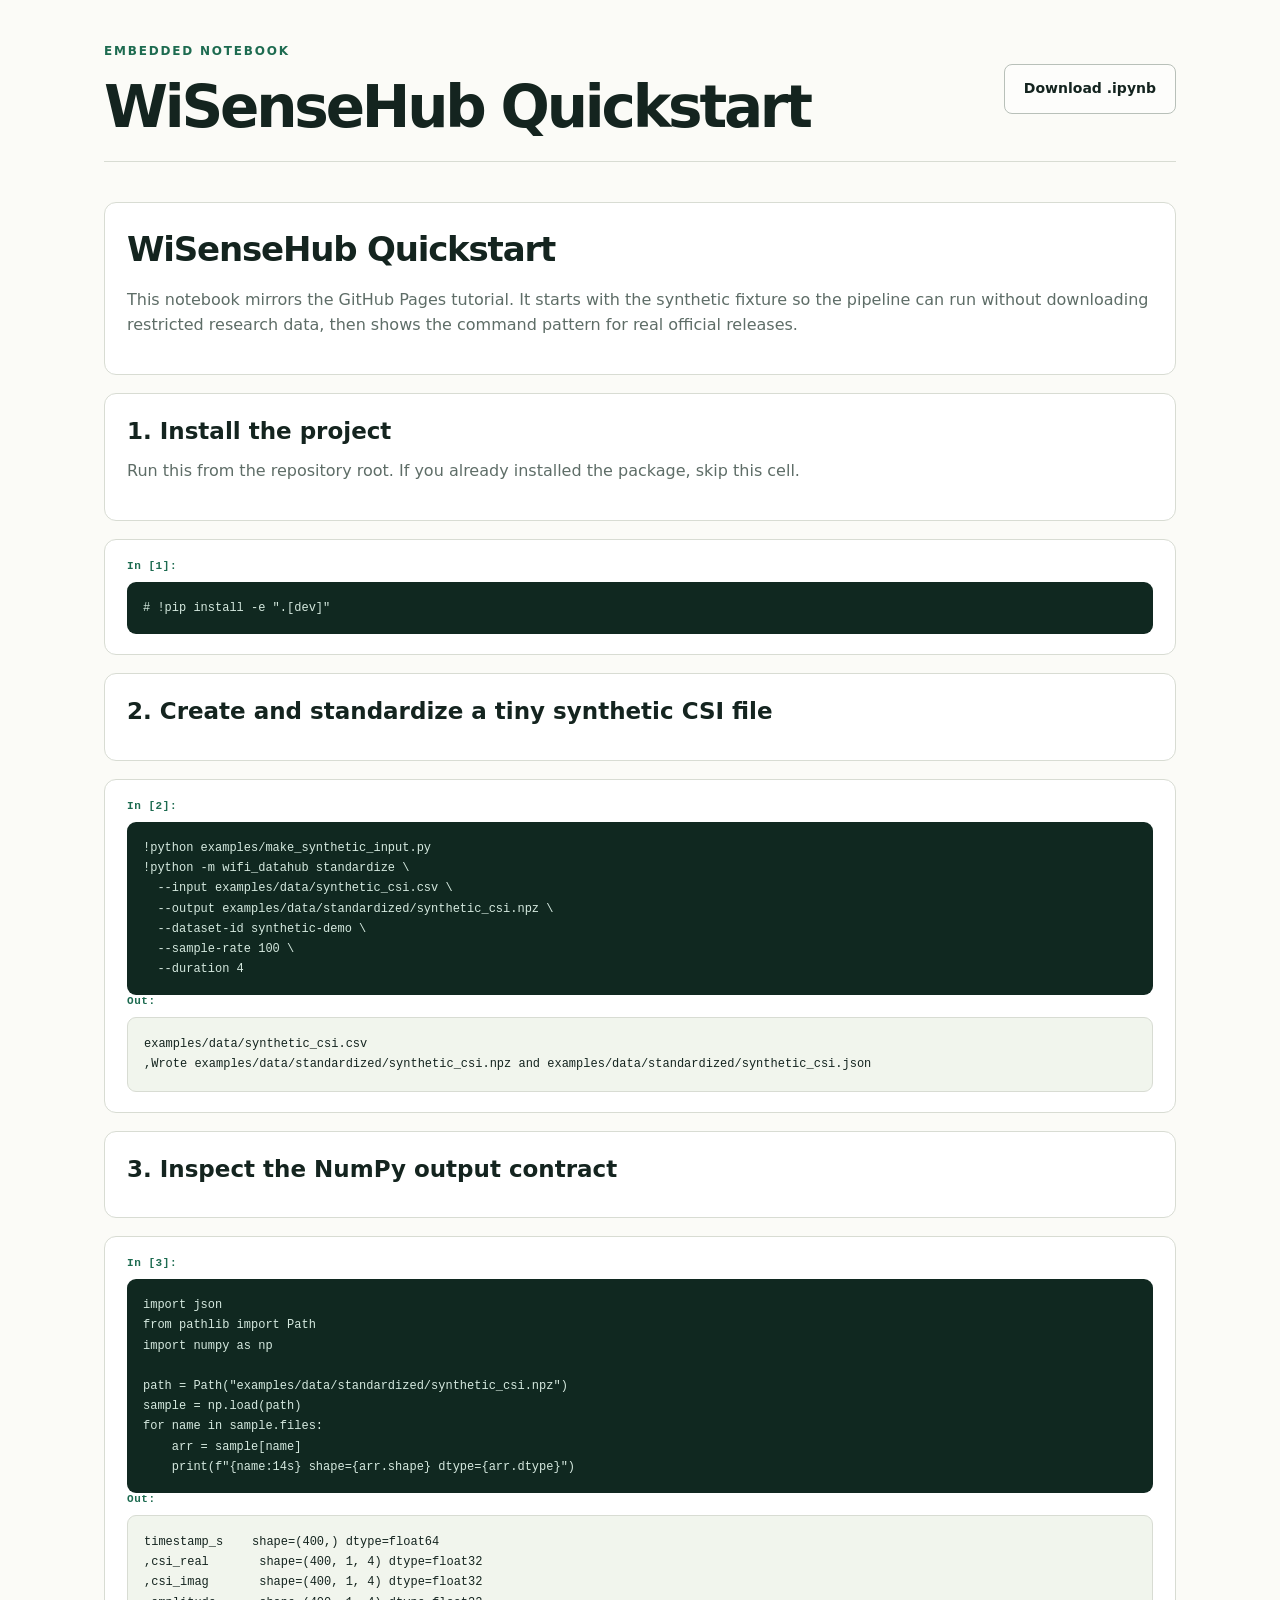
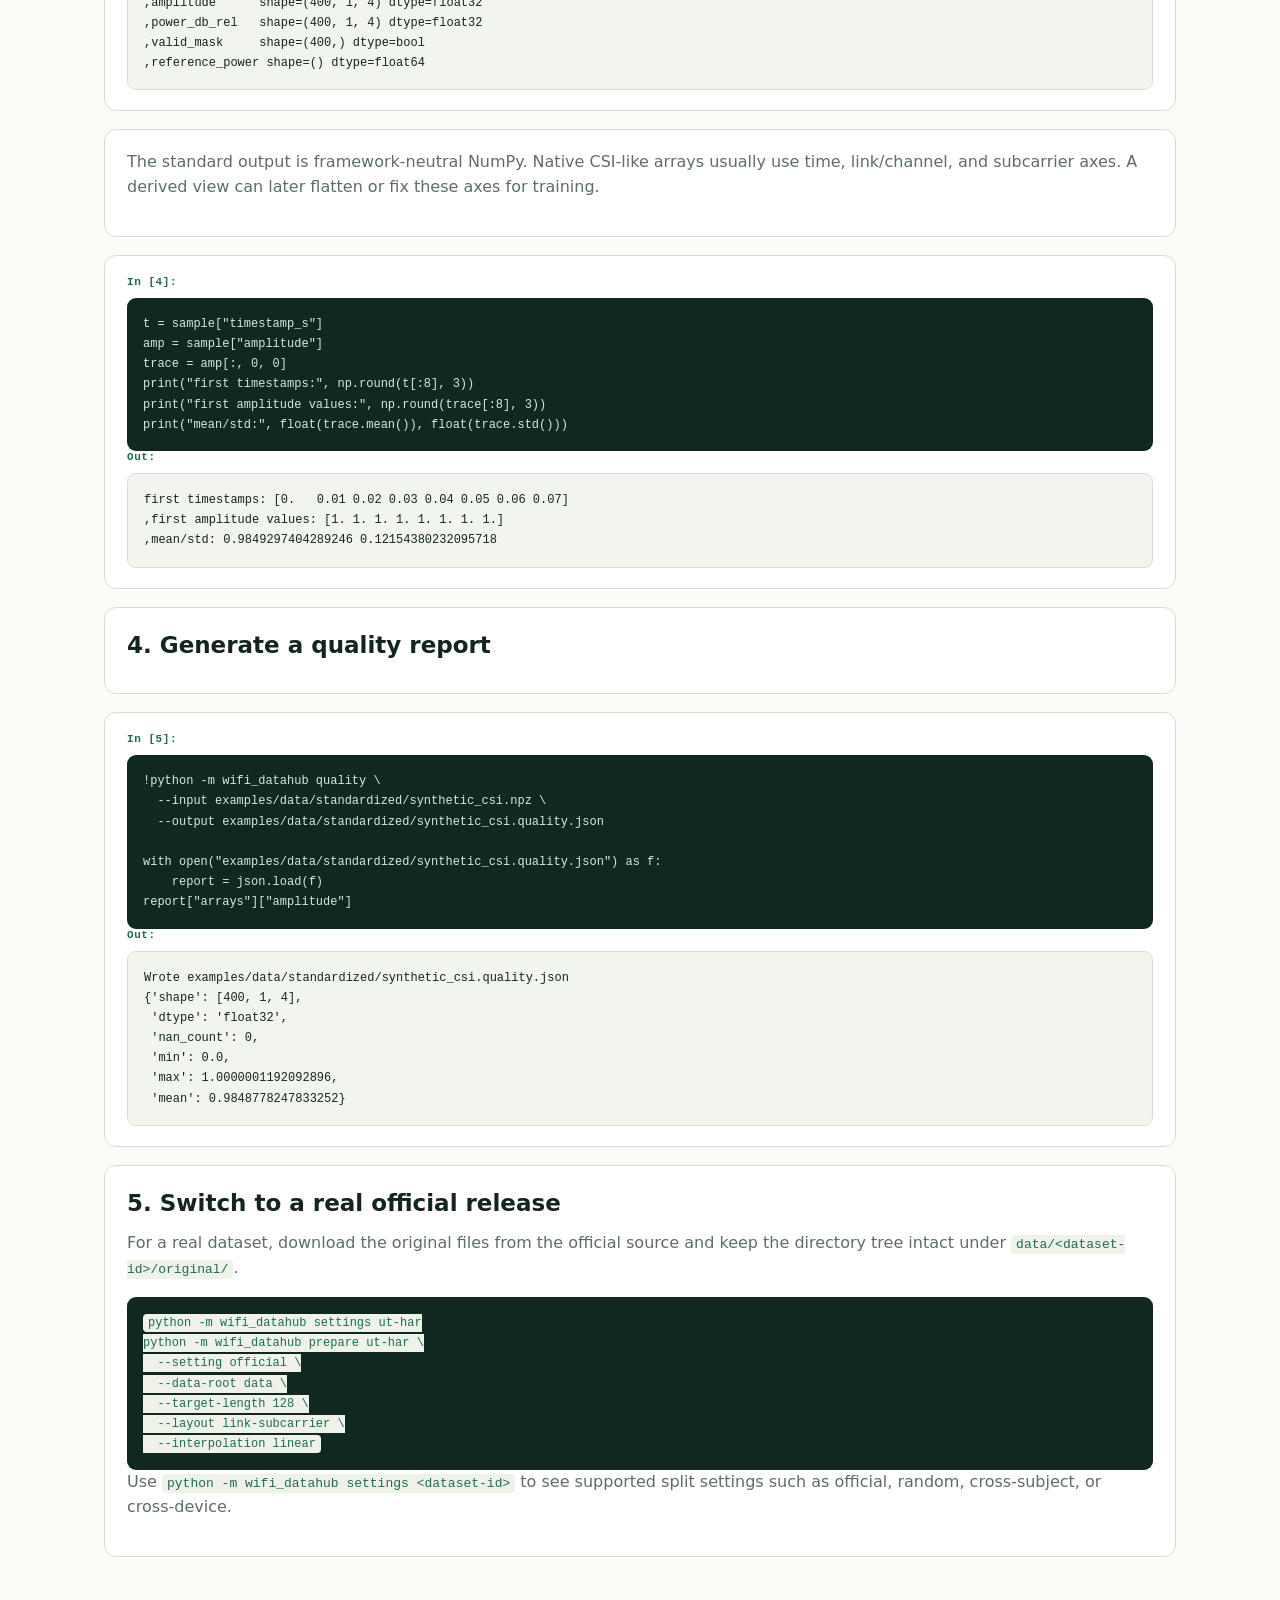
<file: site/notebook.html>
<!doctype html>
<html lang="en">
<head>
  <meta charset="utf-8">
  <meta name="viewport" content="width=device-width, initial-scale=1">
  <meta name="description" content="Embedded WiSenseHub quickstart notebook viewer.">
  <title>Quickstart Notebook — WiSenseHub</title>
  <link rel="icon" href="assets/favicon.svg" type="image/svg+xml">
  <link rel="stylesheet" href="assets/style.css">
</head>
<body class="notebook-body">
  <main class="notebook-page">
    <section class="notebook-toolbar">
      <div>
        <p class="eyebrow">EMBEDDED NOTEBOOK</p>
        <h1>WiSenseHub Quickstart</h1>
      </div>
      <a class="button secondary" href="notebooks/quickstart.ipynb" download>Download .ipynb</a>
    </section>
    <div id="notebook-root" class="notebook-viewer"><p>Loading notebook…</p></div>
  </main>
  <script src="assets/notebook.js" defer></script>
</body>
</html>
</file>
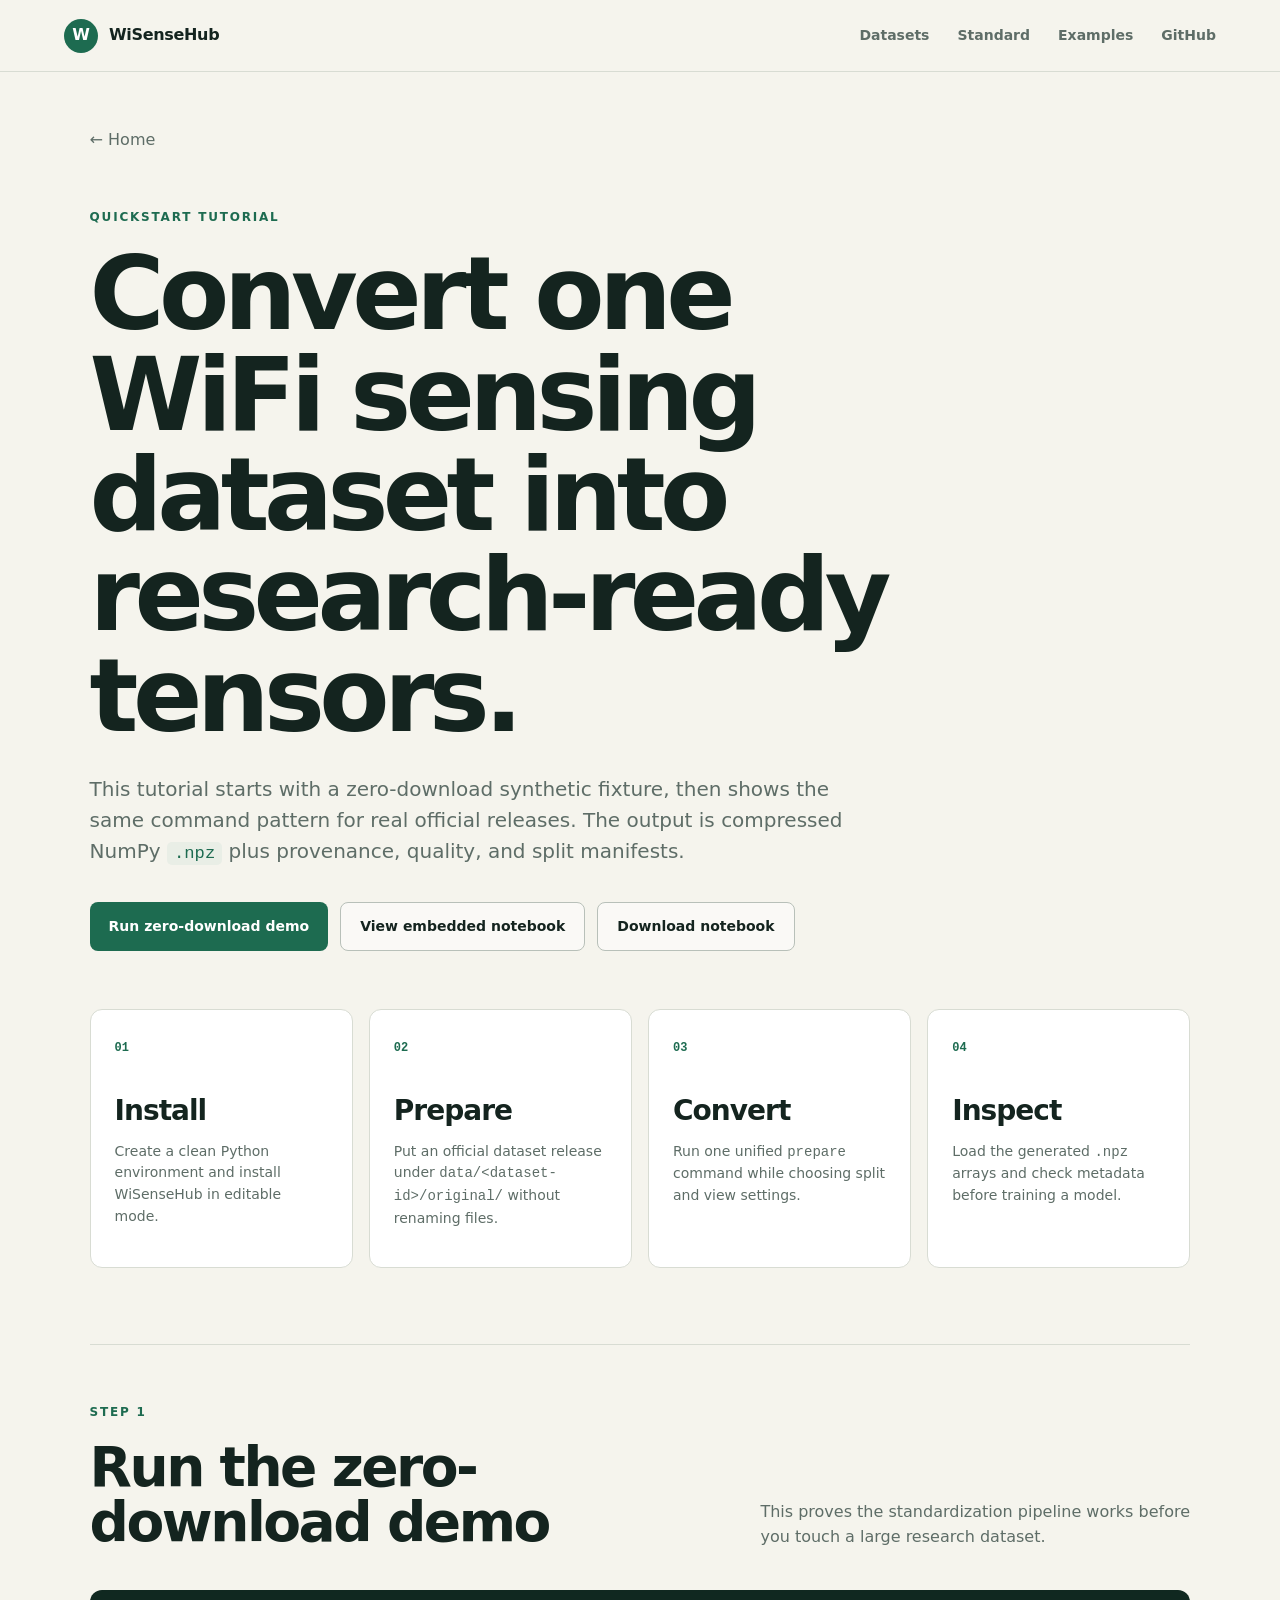
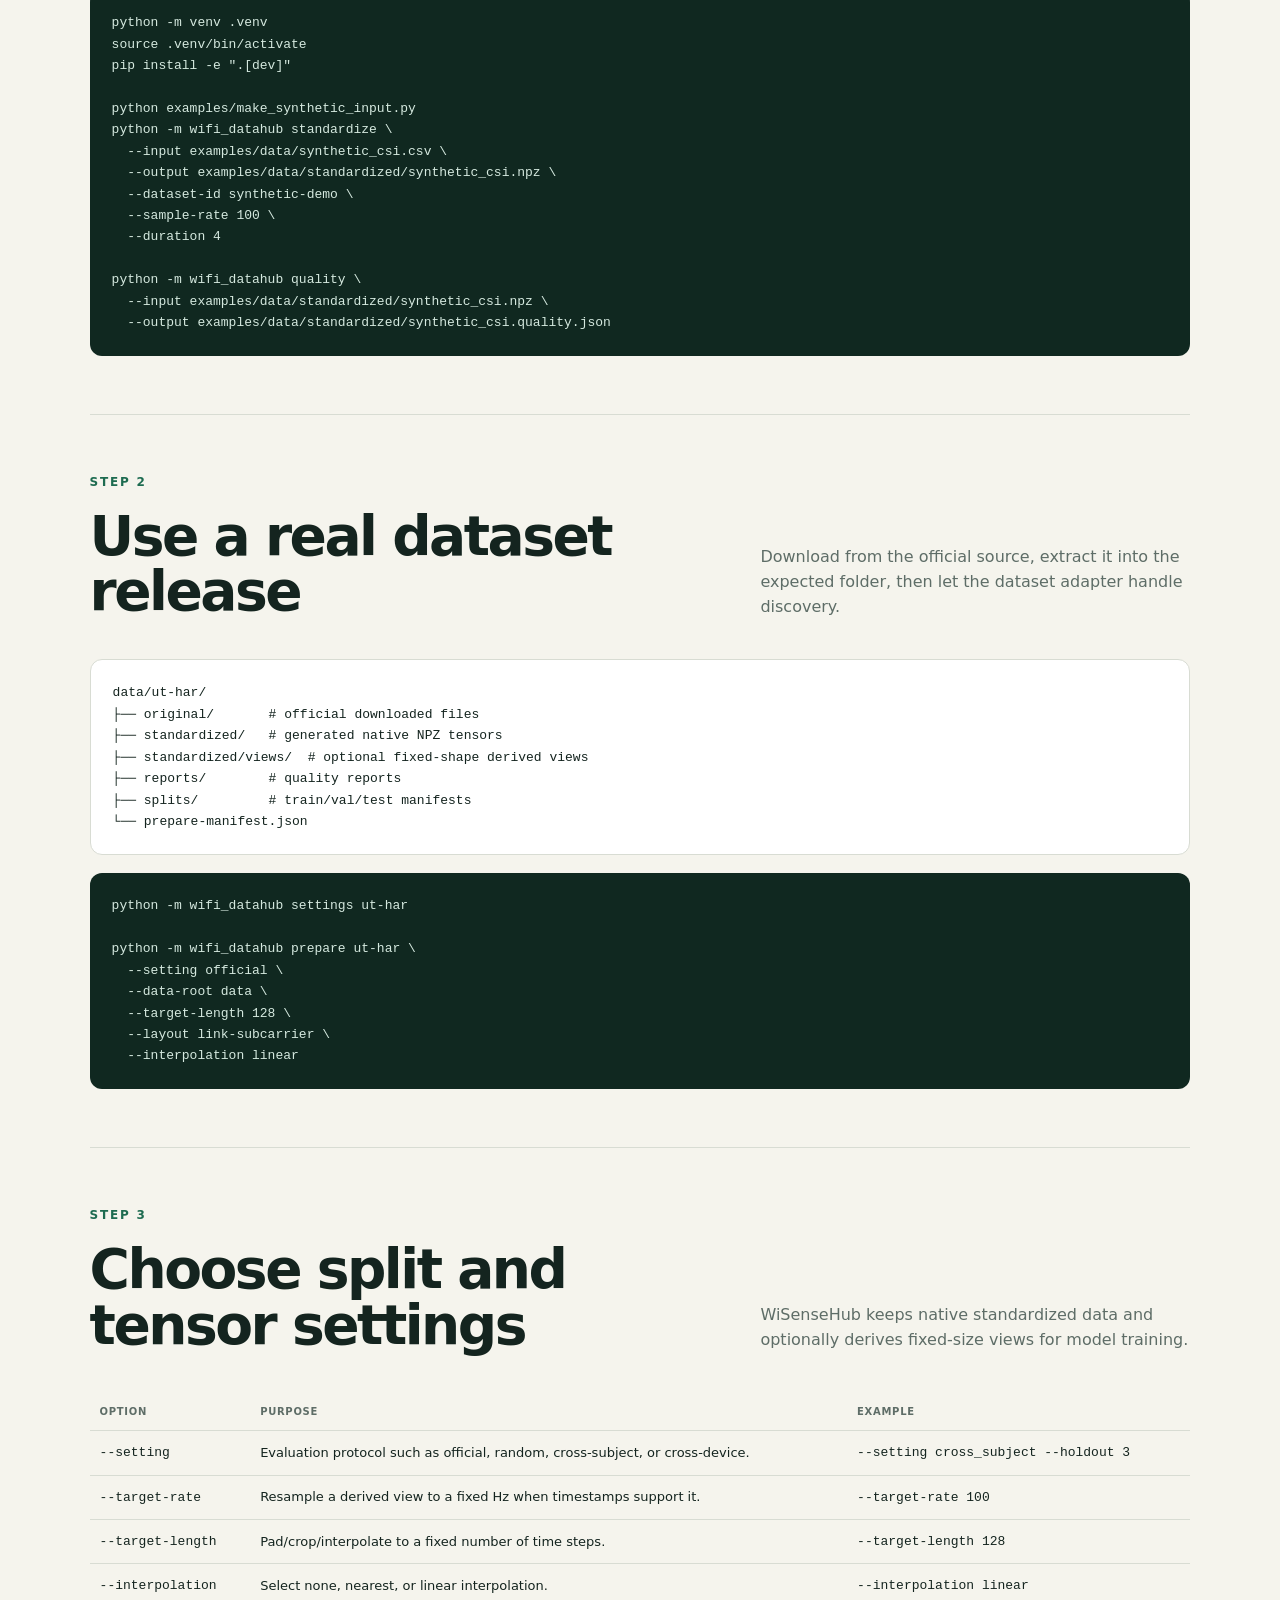
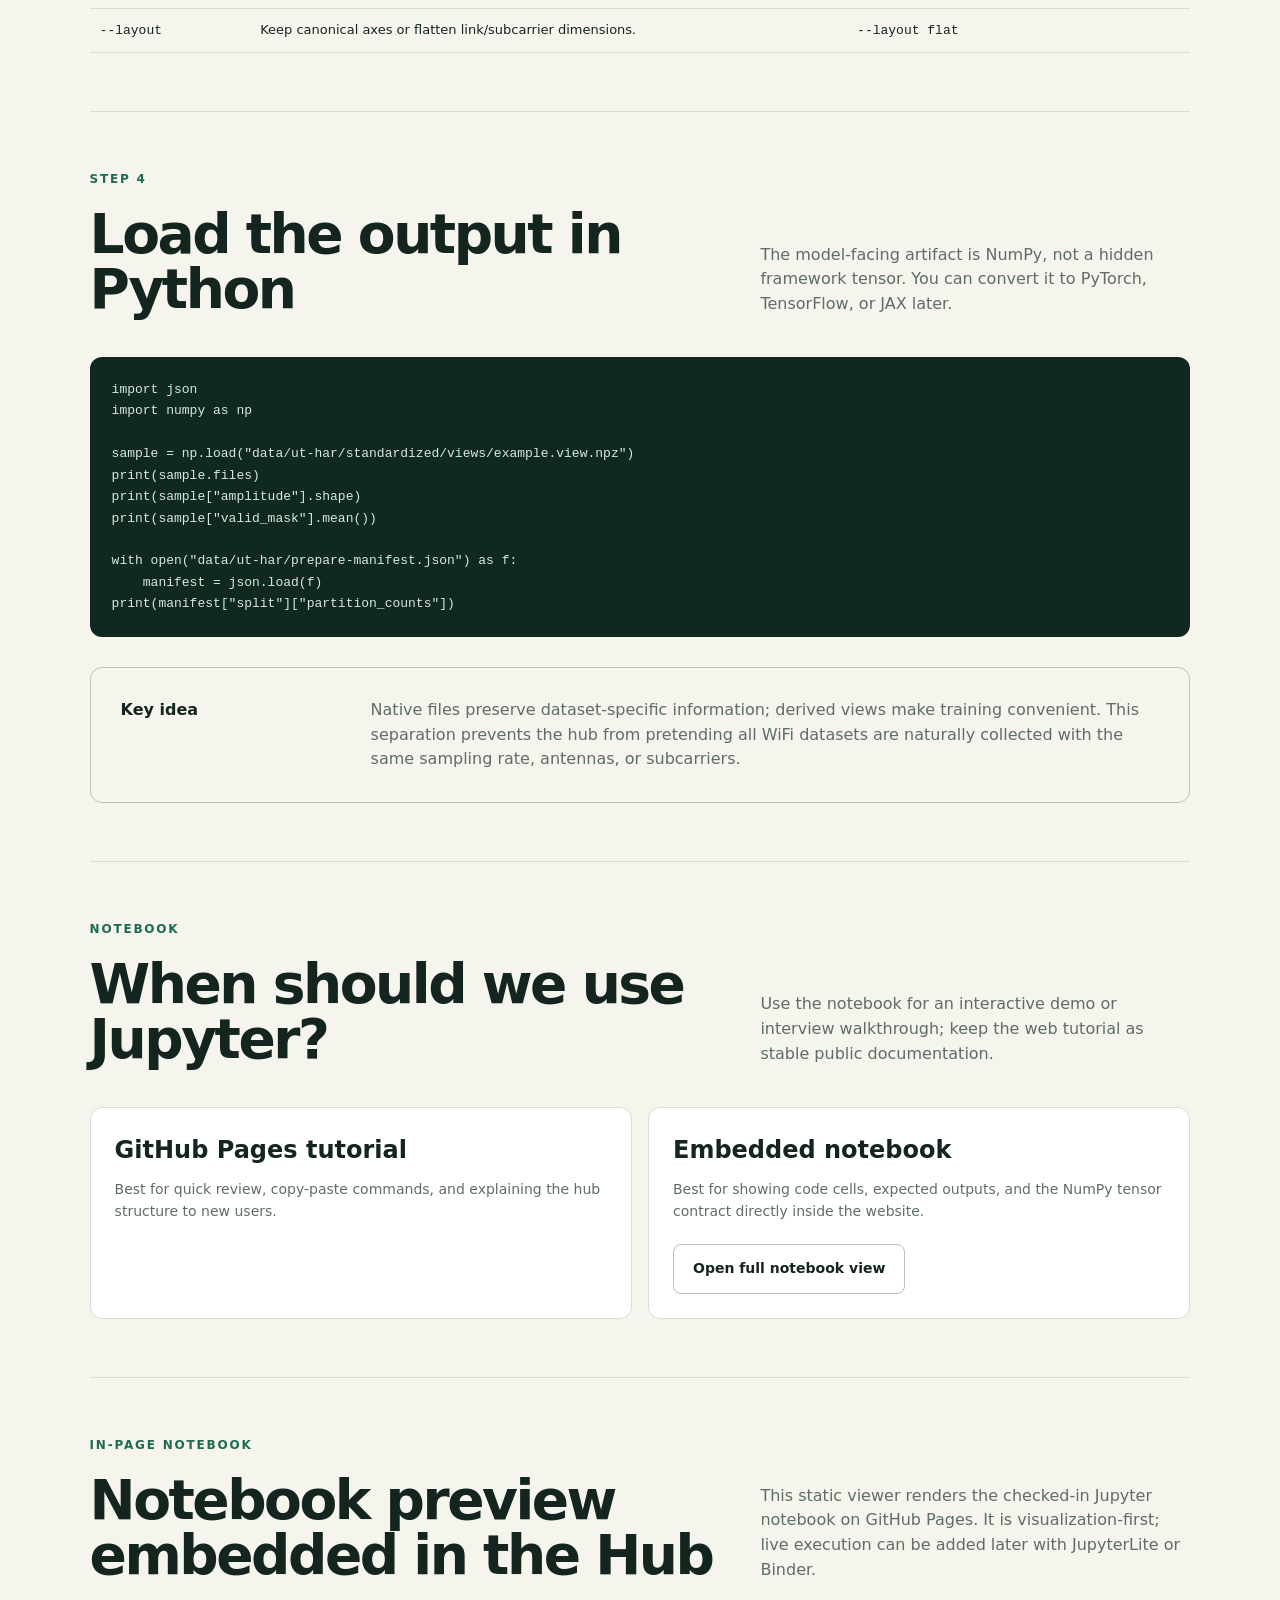
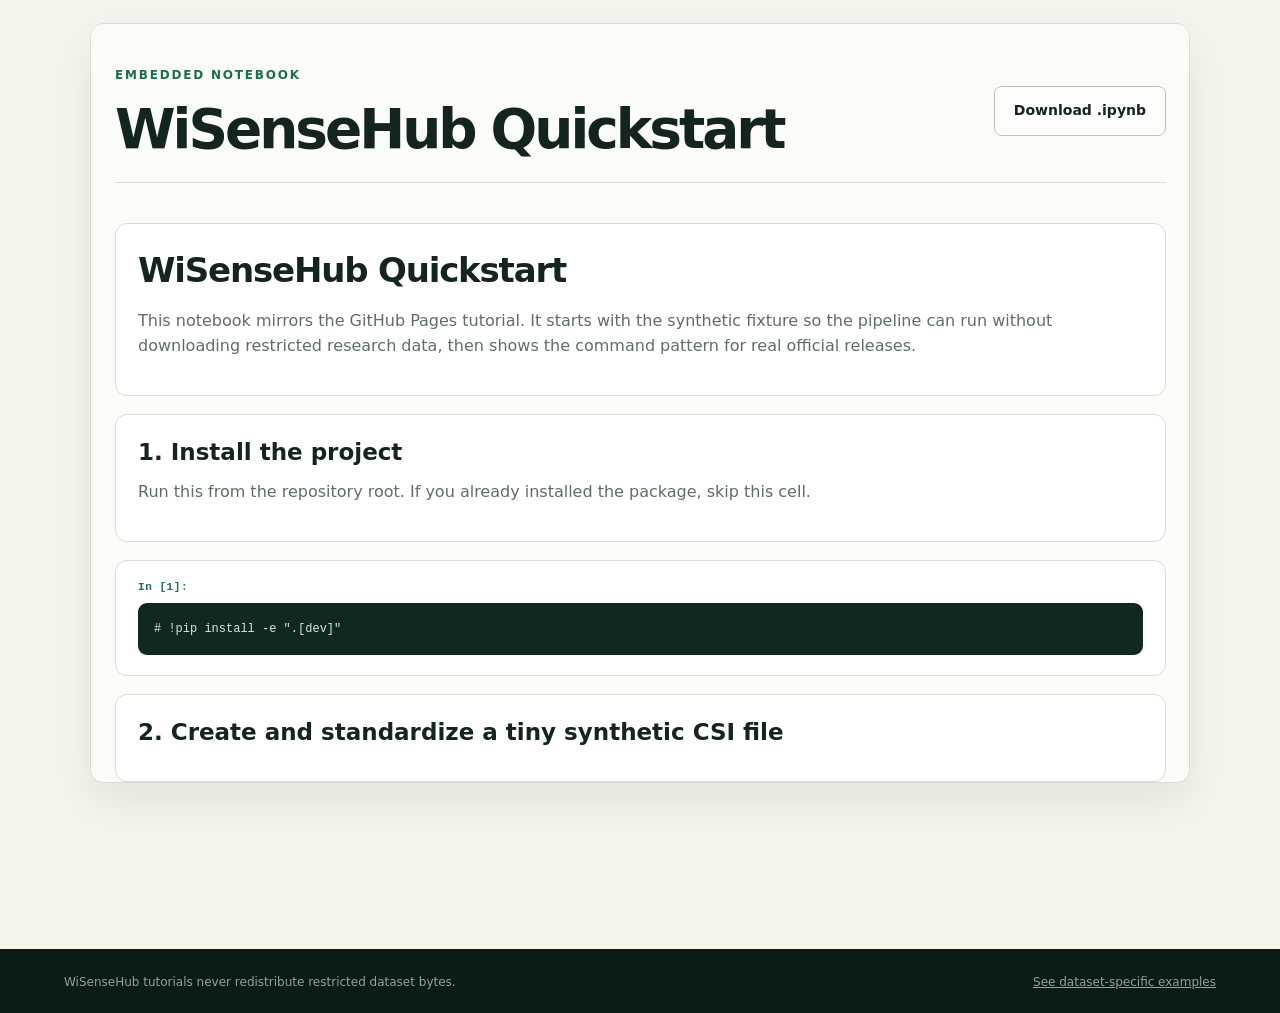
<file: site/tutorial.html>
<!doctype html>
<html lang="en">
<head>
  <meta charset="utf-8">
  <meta name="viewport" content="width=device-width, initial-scale=1">
  <meta name="description" content="A beginner-friendly WiSenseHub tutorial for converting WiFi sensing datasets.">
  <title>Tutorial — WiSenseHub</title>
  <link rel="icon" href="assets/favicon.svg" type="image/svg+xml">
  <link rel="stylesheet" href="assets/style.css">
</head>
<body>
  <header class="topbar">
    <a class="brand" href="index.html"><span class="brand-mark">W</span> WiSenseHub</a>
    <nav aria-label="Primary navigation">
      <a href="index.html#datasets">Datasets</a>
      <a href="index.html#standard">Standard</a>
      <a href="example.html">Examples</a>
      <a href="https://github.com/ysy23333/WiSenseHub">GitHub</a>
    </nav>
  </header>

  <main class="detail-shell tutorial-shell">
    <a class="back-link" href="index.html">← Home</a>
    <section class="detail-hero">
      <p class="eyebrow">QUICKSTART TUTORIAL</p>
      <h1>Convert one WiFi sensing dataset into research-ready tensors.</h1>
      <p>This tutorial starts with a zero-download synthetic fixture, then shows the same command pattern for real official releases. The output is compressed NumPy <code>.npz</code> plus provenance, quality, and split manifests.</p>
      <div class="hero-actions">
        <a class="button primary" href="#zero-download">Run zero-download demo</a>
        <a class="button secondary" href="#embedded-notebook">View embedded notebook</a>
        <a class="button secondary" href="notebooks/quickstart.ipynb">Download notebook</a>
      </div>
    </section>

    <section class="tutorial-grid">
      <article><span>01</span><h2>Install</h2><p>Create a clean Python environment and install WiSenseHub in editable mode.</p></article>
      <article><span>02</span><h2>Prepare</h2><p>Put an official dataset release under <code>data/&lt;dataset-id&gt;/original/</code> without renaming files.</p></article>
      <article><span>03</span><h2>Convert</h2><p>Run one unified <code>prepare</code> command while choosing split and view settings.</p></article>
      <article><span>04</span><h2>Inspect</h2><p>Load the generated <code>.npz</code> arrays and check metadata before training a model.</p></article>
    </section>

    <section id="zero-download" class="tutorial-step">
      <div class="section-heading"><div><p class="eyebrow">STEP 1</p><h2>Run the zero-download demo</h2></div><p>This proves the standardization pipeline works before you touch a large research dataset.</p></div>
      <pre><code>python -m venv .venv
source .venv/bin/activate
pip install -e ".[dev]"

python examples/make_synthetic_input.py
python -m wifi_datahub standardize \
  --input examples/data/synthetic_csi.csv \
  --output examples/data/standardized/synthetic_csi.npz \
  --dataset-id synthetic-demo \
  --sample-rate 100 \
  --duration 4

python -m wifi_datahub quality \
  --input examples/data/standardized/synthetic_csi.npz \
  --output examples/data/standardized/synthetic_csi.quality.json</code></pre>
    </section>

    <section class="tutorial-step">
      <div class="section-heading"><div><p class="eyebrow">STEP 2</p><h2>Use a real dataset release</h2></div><p>Download from the official source, extract it into the expected folder, then let the dataset adapter handle discovery.</p></div>
      <div class="folder-tree">
        <pre><code>data/ut-har/
├── original/       # official downloaded files
├── standardized/   # generated native NPZ tensors
├── standardized/views/  # optional fixed-shape derived views
├── reports/        # quality reports
├── splits/         # train/val/test manifests
└── prepare-manifest.json</code></pre>
      </div>
      <pre><code>python -m wifi_datahub settings ut-har

python -m wifi_datahub prepare ut-har \
  --setting official \
  --data-root data \
  --target-length 128 \
  --layout link-subcarrier \
  --interpolation linear</code></pre>
    </section>

    <section class="tutorial-step">
      <div class="section-heading"><div><p class="eyebrow">STEP 3</p><h2>Choose split and tensor settings</h2></div><p>WiSenseHub keeps native standardized data and optionally derives fixed-size views for model training.</p></div>
      <div class="table-scroll">
        <table class="settings-table">
          <thead><tr><th>Option</th><th>Purpose</th><th>Example</th></tr></thead>
          <tbody>
            <tr><td><code>--setting</code></td><td>Evaluation protocol such as official, random, cross-subject, or cross-device.</td><td><code>--setting cross_subject --holdout 3</code></td></tr>
            <tr><td><code>--target-rate</code></td><td>Resample a derived view to a fixed Hz when timestamps support it.</td><td><code>--target-rate 100</code></td></tr>
            <tr><td><code>--target-length</code></td><td>Pad/crop/interpolate to a fixed number of time steps.</td><td><code>--target-length 128</code></td></tr>
            <tr><td><code>--interpolation</code></td><td>Select none, nearest, or linear interpolation.</td><td><code>--interpolation linear</code></td></tr>
            <tr><td><code>--layout</code></td><td>Keep canonical axes or flatten link/subcarrier dimensions.</td><td><code>--layout flat</code></td></tr>
          </tbody>
        </table>
      </div>
    </section>

    <section class="tutorial-step">
      <div class="section-heading"><div><p class="eyebrow">STEP 4</p><h2>Load the output in Python</h2></div><p>The model-facing artifact is NumPy, not a hidden framework tensor. You can convert it to PyTorch, TensorFlow, or JAX later.</p></div>
      <pre><code>import json
import numpy as np

sample = np.load("data/ut-har/standardized/views/example.view.npz")
print(sample.files)
print(sample["amplitude"].shape)
print(sample["valid_mask"].mean())

with open("data/ut-har/prepare-manifest.json") as f:
    manifest = json.load(f)
print(manifest["split"]["partition_counts"])</code></pre>
      <div class="honesty-note"><strong>Key idea</strong><p>Native files preserve dataset-specific information; derived views make training convenient. This separation prevents the hub from pretending all WiFi datasets are naturally collected with the same sampling rate, antennas, or subcarriers.</p></div>
    </section>

    <section class="tutorial-step">
      <div class="section-heading"><div><p class="eyebrow">NOTEBOOK</p><h2>When should we use Jupyter?</h2></div><p>Use the notebook for an interactive demo or interview walkthrough; keep the web tutorial as stable public documentation.</p></div>
      <div class="tutorial-choice">
        <article><h3>GitHub Pages tutorial</h3><p>Best for quick review, copy-paste commands, and explaining the hub structure to new users.</p></article>
        <article><h3>Embedded notebook</h3><p>Best for showing code cells, expected outputs, and the NumPy tensor contract directly inside the website.</p><a class="button secondary" href="notebook.html">Open full notebook view</a></article>
      </div>
    </section>

    <section id="embedded-notebook" class="tutorial-step">
      <div class="section-heading"><div><p class="eyebrow">IN-PAGE NOTEBOOK</p><h2>Notebook preview embedded in the Hub</h2></div><p>This static viewer renders the checked-in Jupyter notebook on GitHub Pages. It is visualization-first; live execution can be added later with JupyterLite or Binder.</p></div>
      <iframe class="notebook-frame" src="notebook.html" title="Embedded WiSenseHub quickstart notebook"></iframe>
    </section>
  </main>

  <footer><p>WiSenseHub tutorials never redistribute restricted dataset bytes.</p><p><a href="example.html">See dataset-specific examples</a></p></footer>
</body>
</html>
</file>
<file: site/assets/style.css>
:root { --ink:#14241f; --muted:#5e6d67; --paper:#f5f4ed; --white:#fff; --green:#1d6b50; --mint:#b9e5cf; --lime:#dbe984; --line:#d8dcd3; --dark:#102820; }
* { box-sizing:border-box; }
html { scroll-behavior:smooth; }
body { margin:0; color:var(--ink); background:var(--paper); font-family:Inter, ui-sans-serif, system-ui, -apple-system, BlinkMacSystemFont, "Segoe UI", sans-serif; line-height:1.55; }
a { color:inherit; }
.sr-only { position:absolute; width:1px; height:1px; padding:0; margin:-1px; overflow:hidden; clip:rect(0,0,0,0); white-space:nowrap; border:0; }
.topbar { height:72px; padding:0 max(5vw,24px); display:flex; align-items:center; justify-content:space-between; border-bottom:1px solid var(--line); background:rgba(245,244,237,.93); backdrop-filter:blur(12px); position:sticky; top:0; z-index:10; }
.brand { display:flex; align-items:center; gap:11px; font-weight:800; text-decoration:none; letter-spacing:-.02em; }
.brand-mark { display:grid; place-items:center; width:34px; height:34px; border-radius:50%; color:white; background:var(--green); }
nav { display:flex; gap:28px; }
nav a { text-decoration:none; color:var(--muted); font-size:14px; font-weight:650; }
nav a:hover { color:var(--ink); }
main { overflow:hidden; }
.hero { min-height:620px; padding:84px max(5vw,24px) 72px; display:grid; grid-template-columns:1.05fr .95fr; gap:7vw; align-items:center; background:radial-gradient(circle at 85% 15%, rgba(185,229,207,.75), transparent 35%), var(--paper); }
.eyebrow { color:var(--green); font-size:12px; font-weight:800; letter-spacing:.15em; margin:0 0 18px; }
h1,h2,h3,p { margin-top:0; }
h1 { font-size:clamp(48px,6.2vw,86px); line-height:.98; letter-spacing:-.055em; max-width:900px; margin-bottom:28px; }
.lede { max-width:680px; font-size:20px; color:var(--muted); }
.hero-actions { display:flex; gap:12px; margin-top:34px; }
.button { display:inline-flex; align-items:center; justify-content:center; padding:13px 19px; border-radius:8px; text-decoration:none; font-size:14px; font-weight:750; }
.button.primary { color:white; background:var(--green); }
.button.primary:hover { background:#15563f; }
.button.secondary { border:1px solid #b8c0b9; background:rgba(255,255,255,.45); }
.button.full { width:100%; }
.signal-card { border:1px solid rgba(20,36,31,.18); border-radius:18px; padding:22px; background:rgba(255,255,255,.72); box-shadow:0 32px 70px rgba(29,107,80,.12); transform:rotate(1.2deg); }
.signal-label,.signal-meta { display:flex; justify-content:space-between; gap:12px; color:var(--muted); font:700 10px/1.2 ui-monospace, monospace; letter-spacing:.08em; }
.signal-meta { justify-content:flex-start; flex-wrap:wrap; }
.signal-meta span { padding:5px 8px; background:#edf3ec; border-radius:4px; }
.wave { fill:none; stroke:var(--green); stroke-width:4; }
.wave.faint { stroke:#a9cbbb; }.wave.accent { stroke:#a7b92f; }
.stats { display:grid; grid-template-columns:repeat(4,1fr); padding:34px max(5vw,24px); background:var(--dark); color:white; }
.stats div { padding:6px 28px; border-left:1px solid rgba(255,255,255,.15); }
.stats div:first-child { border-left:0; padding-left:0; }
.stats strong,.stats span { display:block; }.stats strong { font-size:34px; }.stats span { color:#b8cdc4; font-size:13px; }
.catalog-section { padding:100px max(5vw,24px) 120px; }
.section-heading { display:flex; align-items:end; justify-content:space-between; gap:30px; margin-bottom:40px; }
.section-heading h2 { font-size:clamp(36px,4.3vw,62px); line-height:1; letter-spacing:-.045em; margin:0; }
.section-heading > p { max-width:430px; color:var(--muted); margin:0; }
.controls { display:flex; gap:12px; margin-bottom:18px; }
.search { flex:1; }.controls input,.controls select { width:100%; height:48px; border:1px solid #c9cec6; border-radius:8px; background:white; padding:0 14px; color:var(--ink); font:inherit; }
.controls select { width:220px; }
.task-filters { display:flex; flex-wrap:wrap; gap:8px; }
.task-chip { border:1px solid #c9cec6; border-radius:99px; background:transparent; padding:8px 12px; color:var(--muted); cursor:pointer; font:650 12px/1.2 inherit; }
.task-chip span { margin-left:4px; color:#87938d; }.task-chip:hover,.task-chip.active { border-color:var(--ink); color:white; background:var(--ink); }.task-chip.active span { color:var(--mint); }
.result-count { margin:28px 0 14px; color:var(--muted); font-size:13px; }
.dataset-grid { display:grid; grid-template-columns:repeat(3,minmax(0,1fr)); gap:16px; }
.dataset-card { display:flex; flex-direction:column; min-height:410px; padding:24px; border:1px solid var(--line); border-radius:12px; background:var(--white); transition:transform .18s, box-shadow .18s; }
.dataset-card:hover { transform:translateY(-3px); box-shadow:0 18px 40px rgba(16,40,32,.08); }
.card-top { display:flex; justify-content:space-between; align-items:center; font-size:11px; color:var(--muted); }
.access,.standard-status { display:inline-block; border-radius:99px; padding:4px 8px; background:#edf0ec; }.access { margin-left:4px; }.access.direct { background:#dff3e8; color:#176045; }.access.unclear { background:#f5ead1; color:#805e12; }.standard-status.adapter-ready,.standard-status.verified { background:#e5ebbd; color:#53620e; }
.dataset-card h3 { font-size:26px; line-height:1.05; margin:25px 0 13px; letter-spacing:-.035em; }.dataset-card h3 a { text-decoration:none; }.dataset-card > p { color:var(--muted); font-size:14px; }
.task-tags { display:flex; flex-wrap:wrap; gap:5px; margin:5px 0 22px; }.task-tags span { background:#eef2e9; border-radius:4px; padding:4px 7px; font-size:10px; font-weight:700; }.task-tags.large span { font-size:12px; padding:6px 9px; }
.dataset-card dl { margin:auto 0 20px; }.dataset-card dl div { display:grid; grid-template-columns:70px 1fr; gap:8px; padding-top:7px; border-top:1px solid #eceee9; font-size:11px; }.dataset-card dt { color:#8a958f; }.dataset-card dd { margin:0; }
.card-link { display:flex; justify-content:space-between; text-decoration:none; color:var(--green); font-size:12px; font-weight:750; }
.empty-state { padding:60px; text-align:center; border:1px dashed #b8c0b9; color:var(--muted); }
.standard-section { padding:100px max(5vw,24px); background:var(--dark); color:white; }.section-heading.light .eyebrow { color:var(--lime); }
.standard-flow { display:grid; grid-template-columns:repeat(4,1fr); gap:32px; margin-top:60px; }.standard-flow article { border-top:1px solid #426056; padding-top:18px; }.standard-flow article > span { color:var(--lime); font:700 12px ui-monospace,monospace; }.standard-flow h3 { font-size:24px; margin:36px 0 10px; }.standard-flow p { color:#b9cbc4; font-size:14px; }
.schema-line { display:flex; align-items:center; justify-content:center; flex-wrap:wrap; gap:17px; margin-top:70px; padding:28px; border:1px solid #426056; border-radius:10px; }.schema-line code { color:var(--mint); font-size:16px; }
footer { display:flex; justify-content:space-between; padding:24px max(5vw,24px); background:#0b1c16; color:#91a49d; font-size:12px; } footer p { margin:0; }
.detail-shell { padding:56px max(7vw,24px) 100px; min-height:80vh; }.back-link { display:inline-block; margin-bottom:55px; color:var(--muted); text-decoration:none; }.detail-hero { max-width:980px; }.detail-hero h1 { font-size:clamp(54px,8vw,110px); }.detail-hero > p:not(.eyebrow) { font-size:20px; color:var(--muted); max-width:800px; }
.detail-grid { display:grid; grid-template-columns:minmax(0,1fr) 330px; gap:70px; margin-top:70px; align-items:start; }.detail-main section { padding:35px 0; border-top:1px solid var(--line); }.detail-main h2,.access-panel h2 { font-size:26px; letter-spacing:-.03em; }
.facts { display:grid; grid-template-columns:repeat(2,1fr); gap:0 40px; }.facts div,.access-panel dl div { padding:11px 0; border-bottom:1px solid var(--line); }.facts dt,.access-panel dt { color:#84908a; font-size:11px; text-transform:uppercase; letter-spacing:.06em; }.facts dd,.access-panel dd { margin:4px 0 0; }
.standard-note { padding:24px; border-radius:10px; background:#e7efe5; }.standard-note strong,.standard-note code { display:inline-block; margin-right:8px; }.standard-note code { padding:3px 7px; background:white; border-radius:4px; }.standard-note p { margin:18px 0 0; }
.source-list { list-style:none; padding:0; }.source-list li { display:grid; grid-template-columns:90px 1fr; gap:20px; padding:12px 0; border-bottom:1px solid var(--line); font-size:13px; }.source-list span { color:var(--muted); }.source-list a { overflow-wrap:anywhere; color:var(--green); }
.access-panel { position:sticky; top:100px; padding:24px; background:white; border:1px solid var(--line); border-radius:12px; }.access-panel dl { margin-bottom:24px; }.verification { margin:16px 0 0; text-align:center; color:var(--muted); font-size:11px; }
.example-shell .detail-hero { max-width:1050px; }.example-command { margin:55px 0; padding:24px; border-radius:12px; background:var(--dark); color:#d5e9df; overflow:auto; }.example-command pre { margin:0; }.example-command code { font:14px/1.75 ui-monospace,SFMono-Regular,Menlo,monospace; }.example-results { display:grid; grid-template-columns:1fr 320px; gap:70px; padding:55px 0; border-top:1px solid var(--line); }.example-results h2 { font-size:34px; }.example-results aside { padding:25px; background:#e7efe5; border-radius:12px; }.example-results aside li { margin:10px 0; }.array-report div { display:grid; grid-template-columns:1.2fr .8fr 1fr; gap:15px; padding:13px 0; border-bottom:1px solid var(--line); }.array-report code { color:var(--green); }.array-report small { color:var(--muted); }.honesty-note { display:grid; grid-template-columns:220px 1fr; gap:30px; padding:30px; margin-top:30px; border:1px solid #b9c4bc; border-radius:12px; }.honesty-note p { margin:0; color:var(--muted); }
.example-command.compact { margin:15px 0; }
.tutorial-shell .detail-hero code { padding:2px 7px; border-radius:5px; background:#e9eee6; color:var(--green); font-size:.86em; }
.tutorial-grid { display:grid; grid-template-columns:repeat(4,1fr); gap:16px; margin:58px 0 76px; }
.tutorial-grid article,.tutorial-choice article { padding:24px; border:1px solid var(--line); border-radius:12px; background:white; }
.tutorial-grid span { color:var(--green); font:800 12px ui-monospace,monospace; }
.tutorial-grid h2 { margin:30px 0 8px; font-size:28px; letter-spacing:-.035em; }
.tutorial-grid p,.tutorial-choice p { color:var(--muted); font-size:14px; }
.tutorial-step { padding:58px 0; border-top:1px solid var(--line); }
.tutorial-step pre { margin:18px 0 0; padding:22px; overflow:auto; border-radius:12px; background:var(--dark); color:#d5e9df; }
.tutorial-step code { font:13px/1.65 ui-monospace,SFMono-Regular,Menlo,monospace; }
.folder-tree pre { background:#ffffff; color:var(--ink); border:1px solid var(--line); }
.tutorial-choice { display:grid; grid-template-columns:1fr 1fr; gap:16px; }
.tutorial-choice h3 { font-size:24px; margin-bottom:10px; }
.tutorial-choice .button { margin-top:8px; }
.notebook-frame { width:100%; height:760px; border:1px solid var(--line); border-radius:14px; background:white; box-shadow:0 18px 45px rgba(16,40,32,.08); }
.notebook-body { background:#fbfbf7; }
.notebook-page { max-width:1120px; margin:0 auto; padding:42px 24px 70px; }
.notebook-toolbar { display:flex; align-items:center; justify-content:space-between; gap:18px; padding-bottom:26px; border-bottom:1px solid var(--line); }
.notebook-toolbar h1 { margin:0; font-size:clamp(34px,5vw,58px); }
.notebook-viewer { padding-top:22px; }
.nb-cell { margin:18px 0; padding:20px 22px; border:1px solid var(--line); border-radius:12px; background:white; }
.nb-markdown h2 { margin:0 0 12px; font-size:34px; letter-spacing:-.035em; }
.nb-markdown h3 { margin:0 0 10px; font-size:23px; }
.nb-markdown p { color:var(--muted); }
.nb-markdown code { padding:2px 5px; border-radius:4px; background:#eef2e9; color:var(--green); }
.nb-cell pre { margin:10px 0 0; padding:16px; overflow:auto; border-radius:9px; background:#102820; color:#d5e9df; }
.nb-cell pre code { font:12px/1.6 ui-monospace,SFMono-Regular,Menlo,monospace; }
.nb-input-label,.nb-output-label { color:var(--green); font:800 11px ui-monospace,SFMono-Regular,Menlo,monospace; letter-spacing:.05em; }
.nb-output { background:#f1f5ed !important; color:var(--ink) !important; border:1px solid var(--line); }
.view-options { margin:18px 0 24px; padding:16px 18px; border:1px solid var(--line); border-radius:10px; background:#f8faf5; }
.view-options summary { cursor:pointer; color:var(--green); font-weight:800; }
.view-options p { margin:12px 0 0; color:var(--muted); font-size:13px; }
.table-scroll { overflow:auto; }.settings-table { width:100%; border-collapse:collapse; font-size:13px; }.settings-table th,.settings-table td { padding:11px 10px; border-bottom:1px solid var(--line); text-align:left; white-space:nowrap; }.settings-table th { color:var(--muted); font-size:10px; text-transform:uppercase; letter-spacing:.07em; }.settings-table small { padding:2px 5px; border-radius:9px; background:var(--lime); }.setting-help { margin-top:16px; color:var(--muted); font-size:13px; }
.example-steps { padding-left:20px; }.example-steps li { margin:20px 0 28px; padding-left:8px; }.example-steps pre { margin:10px 0 0; padding:17px; overflow:auto; border-radius:8px; background:var(--dark); color:#d5e9df; }.example-steps code { font:12px/1.65 ui-monospace,SFMono-Regular,Menlo,monospace; }.example-output { margin-top:22px; }.dataset-example-index { padding:60px 0; border-top:1px solid var(--line); }.example-link-grid { display:grid; grid-template-columns:repeat(3,minmax(0,1fr)); gap:10px; }.example-link-card { min-width:0; padding:16px; border:1px solid var(--line); border-radius:9px; background:white; text-decoration:none; }.example-link-card:hover { border-color:var(--green); }.example-link-card span,.example-link-card code,.example-link-card small { display:block; }.example-link-card span { font-weight:750; }.example-link-card code { margin:7px 0; color:var(--green); font-size:11px; }.example-link-card small { overflow:hidden; color:var(--muted); text-overflow:ellipsis; white-space:nowrap; }
.collection-table { width:100%; border-collapse:collapse; font-size:14px; background:white; border:1px solid var(--line); border-radius:10px; overflow:hidden; }
.collection-table th,.collection-table td { padding:13px 15px; border-bottom:1px solid var(--line); text-align:left; vertical-align:top; }
.collection-table th { width:190px; color:var(--muted); font-size:11px; text-transform:uppercase; letter-spacing:.07em; background:#f8faf5; }
.collection-table tr:last-child th,.collection-table tr:last-child td { border-bottom:0; }
.label-line { margin:2px 0; }.label-key { color:var(--green); font-weight:800; }
.setup-figure-top { margin-top:52px; padding:28px; border:1px solid var(--line); border-radius:14px; background:white; }
.setup-figure-top h2 { margin-bottom:14px; }.setup-figures { display:grid; grid-template-columns:repeat(auto-fit,minmax(280px,1fr)); gap:16px; }.setup-figure { margin:0; }.setup-figure img { display:block; width:100%; max-height:420px; object-fit:contain; border-radius:10px; background:#f8faf5; }
.figure-source { margin:12px 0 0; color:var(--muted); font-size:12px; }
.sample-status.planned { padding:14px 16px; border:1px dashed #b9c4bc; border-radius:10px; background:#fbfbf5; color:var(--muted); }
.sample-download { display:flex; align-items:center; gap:15px; flex-wrap:wrap; margin:18px 0; }
.sample-download small { color:var(--muted); }
.sample-requirement { margin:22px 0; padding:18px; border:1px solid var(--line); border-radius:12px; background:#f8faf5; }
.sample-requirement h3 { margin-bottom:12px; font-size:20px; }
.facts.compact { grid-template-columns:repeat(2,minmax(0,1fr)); gap:0 24px; }
.sample-structure { margin-top:18px; border:1px solid var(--line); border-radius:12px; background:white; }
.sample-structure summary { display:flex; justify-content:space-between; align-items:center; gap:20px; padding:18px 20px; cursor:pointer; }
.sample-structure summary h3 { margin:0; font-size:20px; }
.structure-hint,.structure-empty { color:var(--muted); font-size:12px; }
.structure-empty { margin:0; padding:0 20px 20px; }
.structure-split { display:grid; grid-template-columns:minmax(0,1fr) auto minmax(0,1fr); gap:12px; align-items:stretch; padding:14px; border-top:1px solid var(--line); background:#f7f8f6; }
.structure-split-3 { grid-template-columns:minmax(0,1fr) auto minmax(0,1fr) auto minmax(0,1fr); }
.structure-block { min-width:0; display:flex; flex-direction:column; overflow:hidden; border:1px solid var(--line); border-radius:10px; background:white; }
.structure-block > header { padding:12px 14px 10px; border-bottom:1px solid var(--line); }
.structure-block h4 { margin:7px 0 4px; font-size:15px; }.structure-badge { color:var(--green); font:800 10px ui-monospace,SFMono-Regular,Menlo,monospace; letter-spacing:.05em; text-transform:uppercase; }.structure-pane-hint { margin:0; color:var(--muted); font-size:11px; }.structure-block-body { min-height:126px; max-height:310px; overflow:auto; }.structure-block .file-tree { padding:10px 14px 14px 28px; }.structure-block .structure-empty { padding:14px; }.structure-vs { align-self:center; display:grid; width:28px; height:28px; place-items:center; border:1px solid var(--line); border-radius:50%; background:white; color:var(--green); font-weight:800; }
.file-tree { margin:0; padding:0 20px 20px 34px; list-style:none; font:12px/1.7 ui-monospace,SFMono-Regular,Menlo,monospace; }
.file-tree ul { margin-top:4px; }.tree-file,.tree-dir { margin:3px 0; }
.tree-file { display:flex; justify-content:space-between; gap:20px; color:var(--ink); }
.tree-file small { color:var(--muted); }.tree-dir summary { display:list-item; padding:0; color:var(--green); font-weight:800; }
.preview-section.compact { padding-top:35px; }
.preview-lead { margin-bottom:18px; }
.preview-pair.compact { display:grid; grid-template-columns:repeat(2,minmax(0,1fr)); gap:16px; }
.preview-label-grid { display:grid; grid-template-columns:repeat(2,minmax(0,1fr)); gap:16px; }
.preview-compare-meta { display:grid; grid-template-columns:repeat(2,minmax(0,1fr)); gap:12px; margin:0 0 14px; }
.preview-meta-card { margin:0; padding:13px 14px; border:1px solid var(--line); border-radius:10px; background:#fafbf8; }.preview-meta-card h3 { margin:0 0 8px; font-size:16px; }.preview-meta-card .facts.compact { margin:0 0 10px; font-size:12px; }.preview-meta-card .facts.compact div { padding:5px 0; }.preview-meta-card .facts.compact dt { font-size:10px; }.preview-dim-block h4 { margin:0 0 7px; color:var(--muted); font-size:11px; letter-spacing:.04em; text-transform:uppercase; }.compact-table { width:100%; border-collapse:collapse; font-size:11px; }.compact-table th,.compact-table td { padding:6px 5px; border-top:1px solid var(--line); text-align:left; vertical-align:top; }.compact-table th { color:var(--muted); font-size:10px; text-transform:uppercase; }
.preview-panel { margin:0; border:1px solid var(--line); border-radius:12px; overflow:hidden; background:white; }
.preview-panel figcaption { display:flex; justify-content:space-between; gap:12px; padding:12px 14px; border-bottom:1px solid var(--line); color:var(--muted); font-size:12px; }
.preview-panel figcaption strong { color:var(--ink); font-size:14px; }
.preview-panel img { display:block; width:100%; background:#f8faf5; }
@media (max-width:980px) { .hero { grid-template-columns:1fr; }.signal-card { max-width:700px; }.dataset-grid { grid-template-columns:repeat(2,1fr); }.example-link-grid { grid-template-columns:repeat(2,1fr); }.standard-flow,.tutorial-grid { grid-template-columns:repeat(2,1fr); }.detail-grid { grid-template-columns:1fr; }.access-panel { position:static; }.section-heading { align-items:start; flex-direction:column; }.structure-split,.structure-split-3 { grid-template-columns:1fr; }.structure-vs { justify-self:center; transform:rotate(90deg); }.preview-compare-meta { grid-template-columns:1fr; } }
@media (max-width:640px) { nav { gap:14px; } nav a:nth-child(2) { display:none; }.hero { padding-top:58px; min-height:auto; }.hero-actions,.controls,.notebook-toolbar { flex-direction:column; align-items:flex-start; }.controls select { width:100%; }.stats { grid-template-columns:repeat(2,1fr); gap:20px; }.stats div,.stats div:first-child { padding:0; border:0; }.dataset-grid,.example-link-grid,.standard-flow,.facts,.facts.compact,.example-results,.tutorial-grid,.tutorial-choice,.preview-pair.compact,.preview-label-grid { grid-template-columns:1fr; }.dataset-card { min-height:360px; }.source-list li,.array-report div,.honesty-note { grid-template-columns:1fr; gap:4px; } footer { flex-direction:column; gap:8px; } }
</file>
